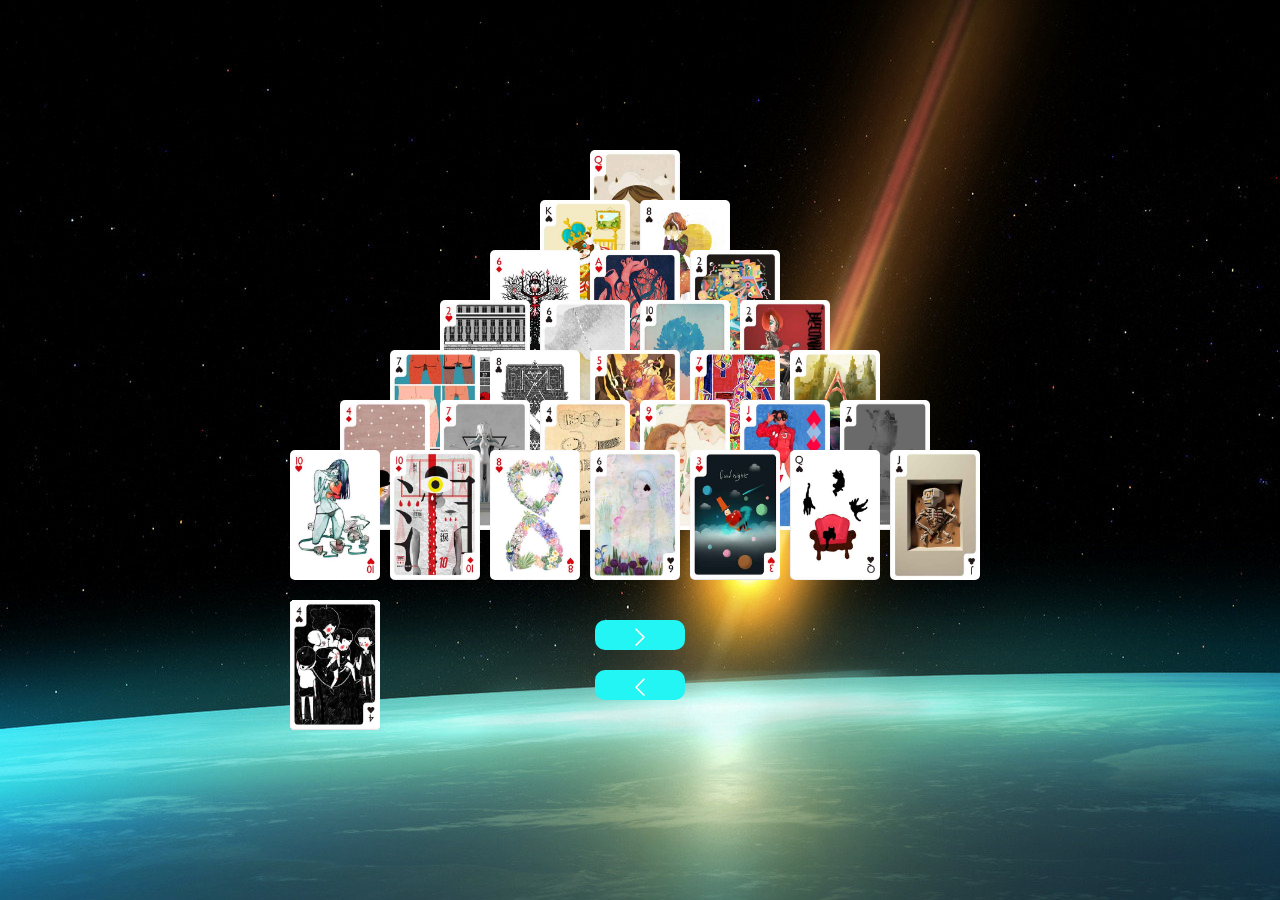
<file: index2.html>
<!DOCTYPE html>
<html lang="en">
<head>
    <meta charset="UTF-8">
    <title>Title</title>
    <script src="jquery-3.2.1.js"></script>
    <link rel="stylesheet" href="iconfont/iconfont.css">
    <style>
        *{
            padding: 0;
            margin: 0;
            list-style: none;
        }
        html,body{
            width: 100%;
            height: 100%;
        }
        body{
            overflow: hidden;
            background:url("img/3.jpg");
            
        }
        .box{
            width: 700px;
            height: 600px;
            position: absolute;
            top:0;
            left: 0;
            right: 0;
            bottom: 0;
            margin: auto;
        }
        .poke{
            width: 90px;
            height: 130px;
            margin-right: 10px;
            position: absolute;
            top: 0;
            left: 250px;
            background-size: 100% 100%;
            border-radius: 5px;
        }
        .active{
            box-shadow: 0 0 0 2px #23f4f4;
        }
        .btnr{
            width: 90px;
            height: 30px;
            background:#23f4f4;
            position: absolute;
            left: 0;
            right: 0;
            margin:0 auto;
            top: 470px;
            border: none;
            border-radius: 10px;
            outline: none;
            font-size: 26px;
            color: #ffffff;
            text-align: center;
            line-height: 30px;
            box-sizing: border-box;
            padding-top: 1.5px;
        }
        .btnl{
            width: 90px;
            height: 30px;
            background:#23f4f4;
            position: absolute;
            left: 0;
            right: 0;
            margin:0 auto;
            top: 520px;
            border: none;
            border-radius: 10px;
            outline: none;
            font-size: 26px;
            color: #ffffff;
            text-align: center;
            line-height: 30px;
            box-sizing: border-box;
            padding-top: 1.5px;
        }
    </style>
</head>
<body>
<div class="box">
    <button class="btnr iconfont icon-icon1"></button>
    <button class="btnl iconfont icon-icon"></button>
</div>
<script src="index2.js"></script>
</body>
</html>
</file>
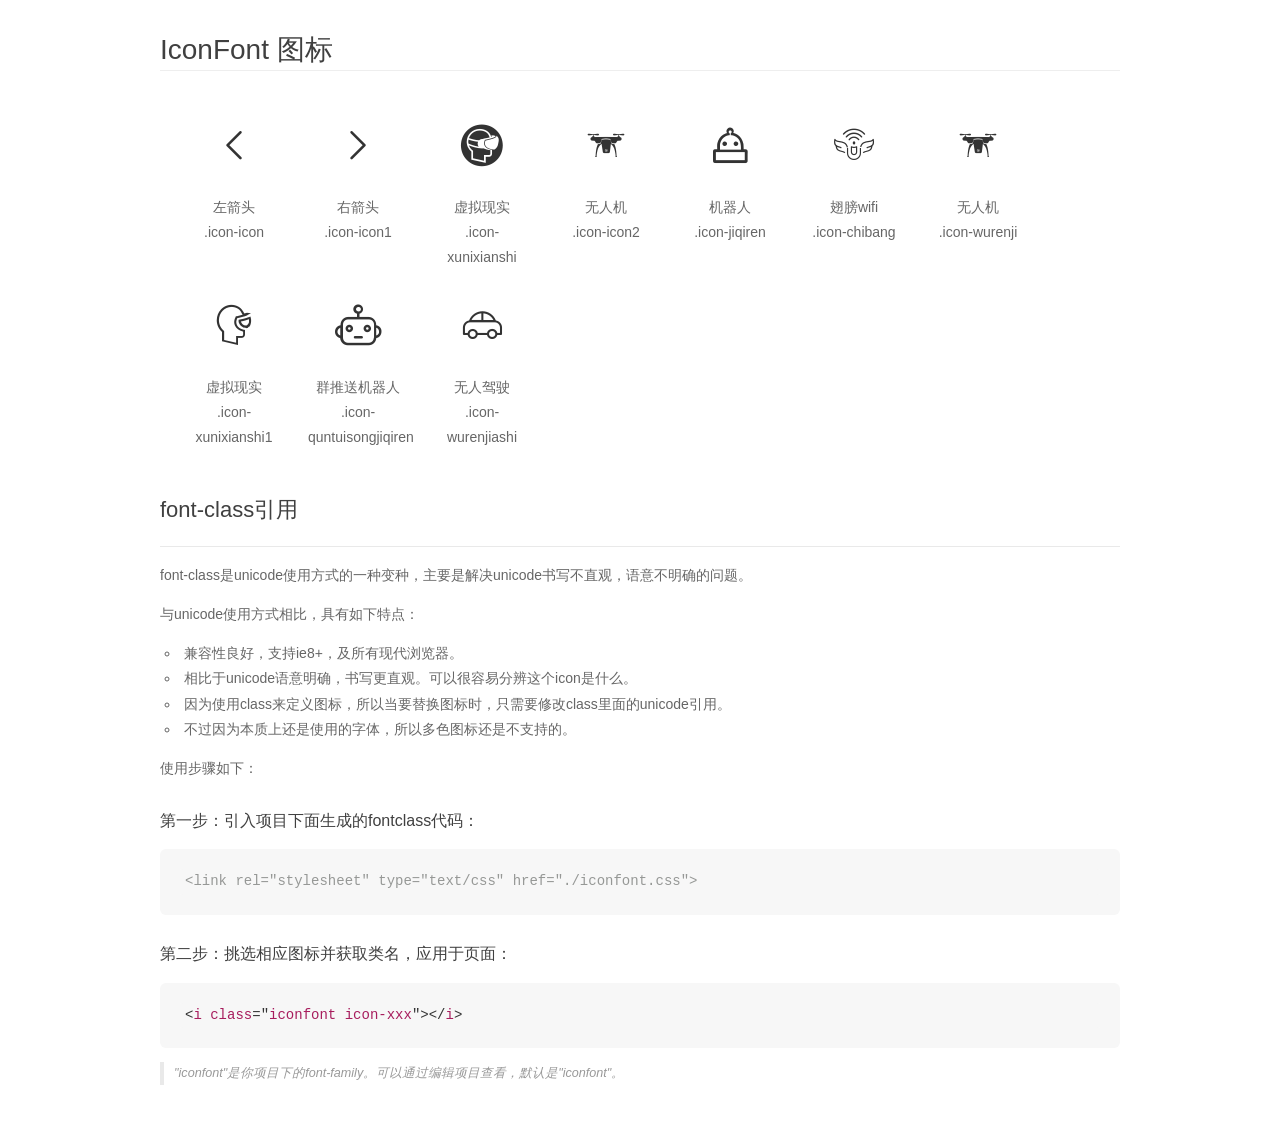
<file: iconfont/demo_fontclass.html>
<!DOCTYPE html>
<html>
<head>
    <meta charset="utf-8"/>
    <title>IconFont</title>
    <link rel="stylesheet" href="demo.css">
    <link rel="stylesheet" href="iconfont.css">
</head>
<body>
    <div class="main markdown">
        <h1>IconFont 图标</h1>
        <ul class="icon_lists clear">
            
                <li>
                <i class="icon iconfont icon-icon"></i>
                    <div class="name">左箭头</div>
                    <div class="fontclass">.icon-icon</div>
                </li>
            
                <li>
                <i class="icon iconfont icon-icon1"></i>
                    <div class="name">右箭头</div>
                    <div class="fontclass">.icon-icon1</div>
                </li>
            
                <li>
                <i class="icon iconfont icon-xunixianshi"></i>
                    <div class="name">虚拟现实</div>
                    <div class="fontclass">.icon-xunixianshi</div>
                </li>
            
                <li>
                <i class="icon iconfont icon-icon2"></i>
                    <div class="name">无人机</div>
                    <div class="fontclass">.icon-icon2</div>
                </li>
            
                <li>
                <i class="icon iconfont icon-jiqiren"></i>
                    <div class="name">机器人</div>
                    <div class="fontclass">.icon-jiqiren</div>
                </li>
            
                <li>
                <i class="icon iconfont icon-chibang"></i>
                    <div class="name">翅膀wifi</div>
                    <div class="fontclass">.icon-chibang</div>
                </li>
            
                <li>
                <i class="icon iconfont icon-wurenji"></i>
                    <div class="name">无人机</div>
                    <div class="fontclass">.icon-wurenji</div>
                </li>
            
                <li>
                <i class="icon iconfont icon-xunixianshi1"></i>
                    <div class="name">虚拟现实</div>
                    <div class="fontclass">.icon-xunixianshi1</div>
                </li>
            
                <li>
                <i class="icon iconfont icon-quntuisongjiqiren"></i>
                    <div class="name">群推送机器人</div>
                    <div class="fontclass">.icon-quntuisongjiqiren</div>
                </li>
            
                <li>
                <i class="icon iconfont icon-wurenjiashi"></i>
                    <div class="name">无人驾驶</div>
                    <div class="fontclass">.icon-wurenjiashi</div>
                </li>
            
        </ul>

        <h2 id="font-class-">font-class引用</h2>
        <hr>

        <p>font-class是unicode使用方式的一种变种，主要是解决unicode书写不直观，语意不明确的问题。</p>
        <p>与unicode使用方式相比，具有如下特点：</p>
        <ul>
        <li>兼容性良好，支持ie8+，及所有现代浏览器。</li>
        <li>相比于unicode语意明确，书写更直观。可以很容易分辨这个icon是什么。</li>
        <li>因为使用class来定义图标，所以当要替换图标时，只需要修改class里面的unicode引用。</li>
        <li>不过因为本质上还是使用的字体，所以多色图标还是不支持的。</li>
        </ul>
        <p>使用步骤如下：</p>
        <h3 id="-fontclass-">第一步：引入项目下面生成的fontclass代码：</h3>


        <pre><code class="lang-js hljs javascript"><span class="hljs-comment">&lt;link rel="stylesheet" type="text/css" href="./iconfont.css"&gt;</span></code></pre>
        <h3 id="-">第二步：挑选相应图标并获取类名，应用于页面：</h3>
        <pre><code class="lang-css hljs">&lt;<span class="hljs-selector-tag">i</span> <span class="hljs-selector-tag">class</span>="<span class="hljs-selector-tag">iconfont</span> <span class="hljs-selector-tag">icon-xxx</span>"&gt;&lt;/<span class="hljs-selector-tag">i</span>&gt;</code></pre>
        <blockquote>
        <p>"iconfont"是你项目下的font-family。可以通过编辑项目查看，默认是"iconfont"。</p>
        </blockquote>
    </div>
</body>
</html>
</file>
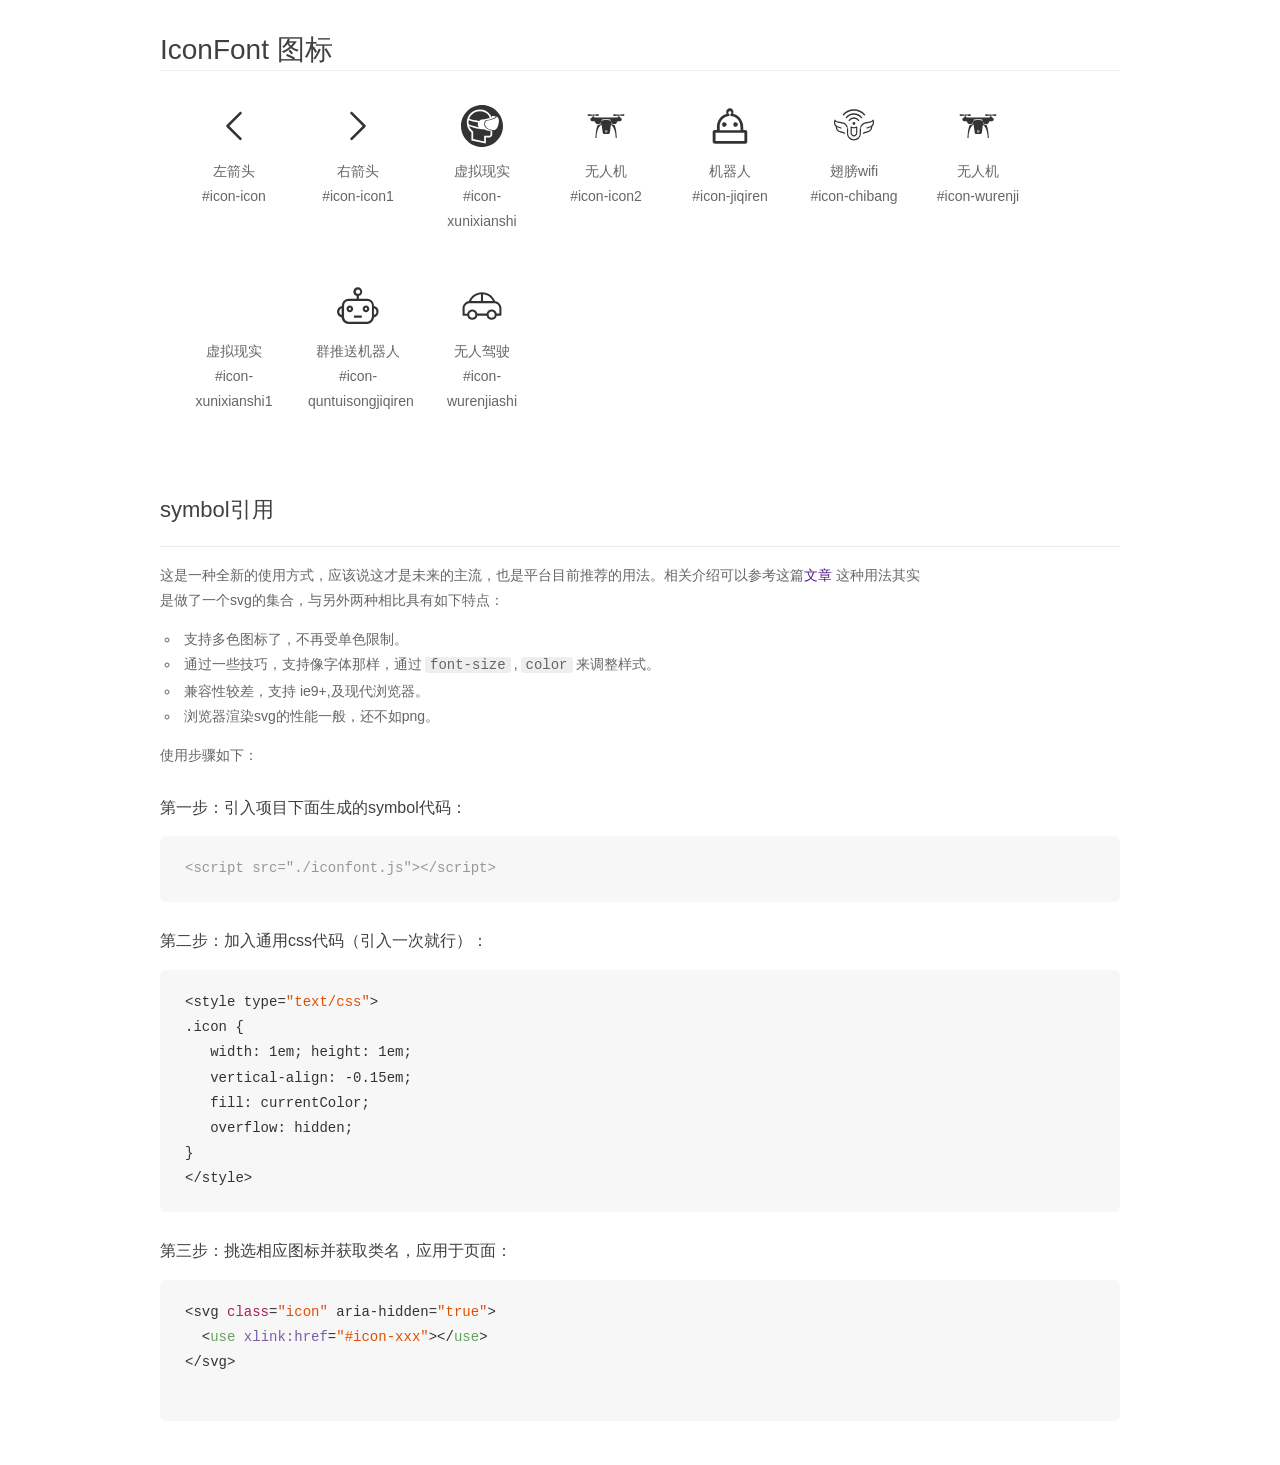
<file: iconfont/demo_symbol.html>
<!DOCTYPE html>
<html>
<head>
    <meta charset="utf-8"/>
    <title>IconFont</title>
    <link rel="stylesheet" href="demo.css">
    <script src="iconfont.js"></script>

    <style type="text/css">
        .icon {
          /* 通过设置 font-size 来改变图标大小 */
          width: 1em; height: 1em;
          /* 图标和文字相邻时，垂直对齐 */
          vertical-align: -0.15em;
          /* 通过设置 color 来改变 SVG 的颜色/fill */
          fill: currentColor;
          /* path 和 stroke 溢出 viewBox 部分在 IE 下会显示
             normalize.css 中也包含这行 */
          overflow: hidden;
        }

    </style>
</head>
<body>
    <div class="main markdown">
        <h1>IconFont 图标</h1>
        <ul class="icon_lists clear">
            
                <li>
                    <svg class="icon" aria-hidden="true">
                        <use xlink:href="#icon-icon"></use>
                    </svg>
                    <div class="name">左箭头</div>
                    <div class="fontclass">#icon-icon</div>
                </li>
            
                <li>
                    <svg class="icon" aria-hidden="true">
                        <use xlink:href="#icon-icon1"></use>
                    </svg>
                    <div class="name">右箭头</div>
                    <div class="fontclass">#icon-icon1</div>
                </li>
            
                <li>
                    <svg class="icon" aria-hidden="true">
                        <use xlink:href="#icon-xunixianshi"></use>
                    </svg>
                    <div class="name">虚拟现实</div>
                    <div class="fontclass">#icon-xunixianshi</div>
                </li>
            
                <li>
                    <svg class="icon" aria-hidden="true">
                        <use xlink:href="#icon-icon2"></use>
                    </svg>
                    <div class="name">无人机</div>
                    <div class="fontclass">#icon-icon2</div>
                </li>
            
                <li>
                    <svg class="icon" aria-hidden="true">
                        <use xlink:href="#icon-jiqiren"></use>
                    </svg>
                    <div class="name">机器人</div>
                    <div class="fontclass">#icon-jiqiren</div>
                </li>
            
                <li>
                    <svg class="icon" aria-hidden="true">
                        <use xlink:href="#icon-chibang"></use>
                    </svg>
                    <div class="name">翅膀wifi</div>
                    <div class="fontclass">#icon-chibang</div>
                </li>
            
                <li>
                    <svg class="icon" aria-hidden="true">
                        <use xlink:href="#icon-wurenji"></use>
                    </svg>
                    <div class="name">无人机</div>
                    <div class="fontclass">#icon-wurenji</div>
                </li>
            
                <li>
                    <svg class="icon" aria-hidden="true">
                        <use xlink:href="#icon-xunixianshi1"></use>
                    </svg>
                    <div class="name">虚拟现实</div>
                    <div class="fontclass">#icon-xunixianshi1</div>
                </li>
            
                <li>
                    <svg class="icon" aria-hidden="true">
                        <use xlink:href="#icon-quntuisongjiqiren"></use>
                    </svg>
                    <div class="name">群推送机器人</div>
                    <div class="fontclass">#icon-quntuisongjiqiren</div>
                </li>
            
                <li>
                    <svg class="icon" aria-hidden="true">
                        <use xlink:href="#icon-wurenjiashi"></use>
                    </svg>
                    <div class="name">无人驾驶</div>
                    <div class="fontclass">#icon-wurenjiashi</div>
                </li>
            
        </ul>


        <h2 id="symbol-">symbol引用</h2>
        <hr>

        <p>这是一种全新的使用方式，应该说这才是未来的主流，也是平台目前推荐的用法。相关介绍可以参考这篇<a href="">文章</a>
        这种用法其实是做了一个svg的集合，与另外两种相比具有如下特点：</p>
        <ul>
          <li>支持多色图标了，不再受单色限制。</li>
          <li>通过一些技巧，支持像字体那样，通过<code>font-size</code>,<code>color</code>来调整样式。</li>
          <li>兼容性较差，支持 ie9+,及现代浏览器。</li>
          <li>浏览器渲染svg的性能一般，还不如png。</li>
        </ul>
        <p>使用步骤如下：</p>
        <h3 id="-symbol-">第一步：引入项目下面生成的symbol代码：</h3>
        <pre><code class="lang-js hljs javascript"><span class="hljs-comment">&lt;script src="./iconfont.js"&gt;&lt;/script&gt;</span></code></pre>
        <h3 id="-css-">第二步：加入通用css代码（引入一次就行）：</h3>
        <pre><code class="lang-js hljs javascript">&lt;style type=<span class="hljs-string">"text/css"</span>&gt;
.icon {
   width: <span class="hljs-number">1</span>em; height: <span class="hljs-number">1</span>em;
   vertical-align: <span class="hljs-number">-0.15</span>em;
   fill: currentColor;
   overflow: hidden;
}
&lt;<span class="hljs-regexp">/style&gt;</span></code></pre>
        <h3 id="-">第三步：挑选相应图标并获取类名，应用于页面：</h3>
        <pre><code class="lang-js hljs javascript">&lt;svg <span class="hljs-class"><span class="hljs-keyword">class</span></span>=<span class="hljs-string">"icon"</span> aria-hidden=<span class="hljs-string">"true"</span>&gt;<span class="xml"><span class="hljs-tag">
  &lt;<span class="hljs-name">use</span> <span class="hljs-attr">xlink:href</span>=<span class="hljs-string">"#icon-xxx"</span>&gt;</span><span class="hljs-tag">&lt;/<span class="hljs-name">use</span>&gt;</span>
</span>&lt;<span class="hljs-regexp">/svg&gt;
        </span></code></pre>
    </div>
</body>
</html>
</file>
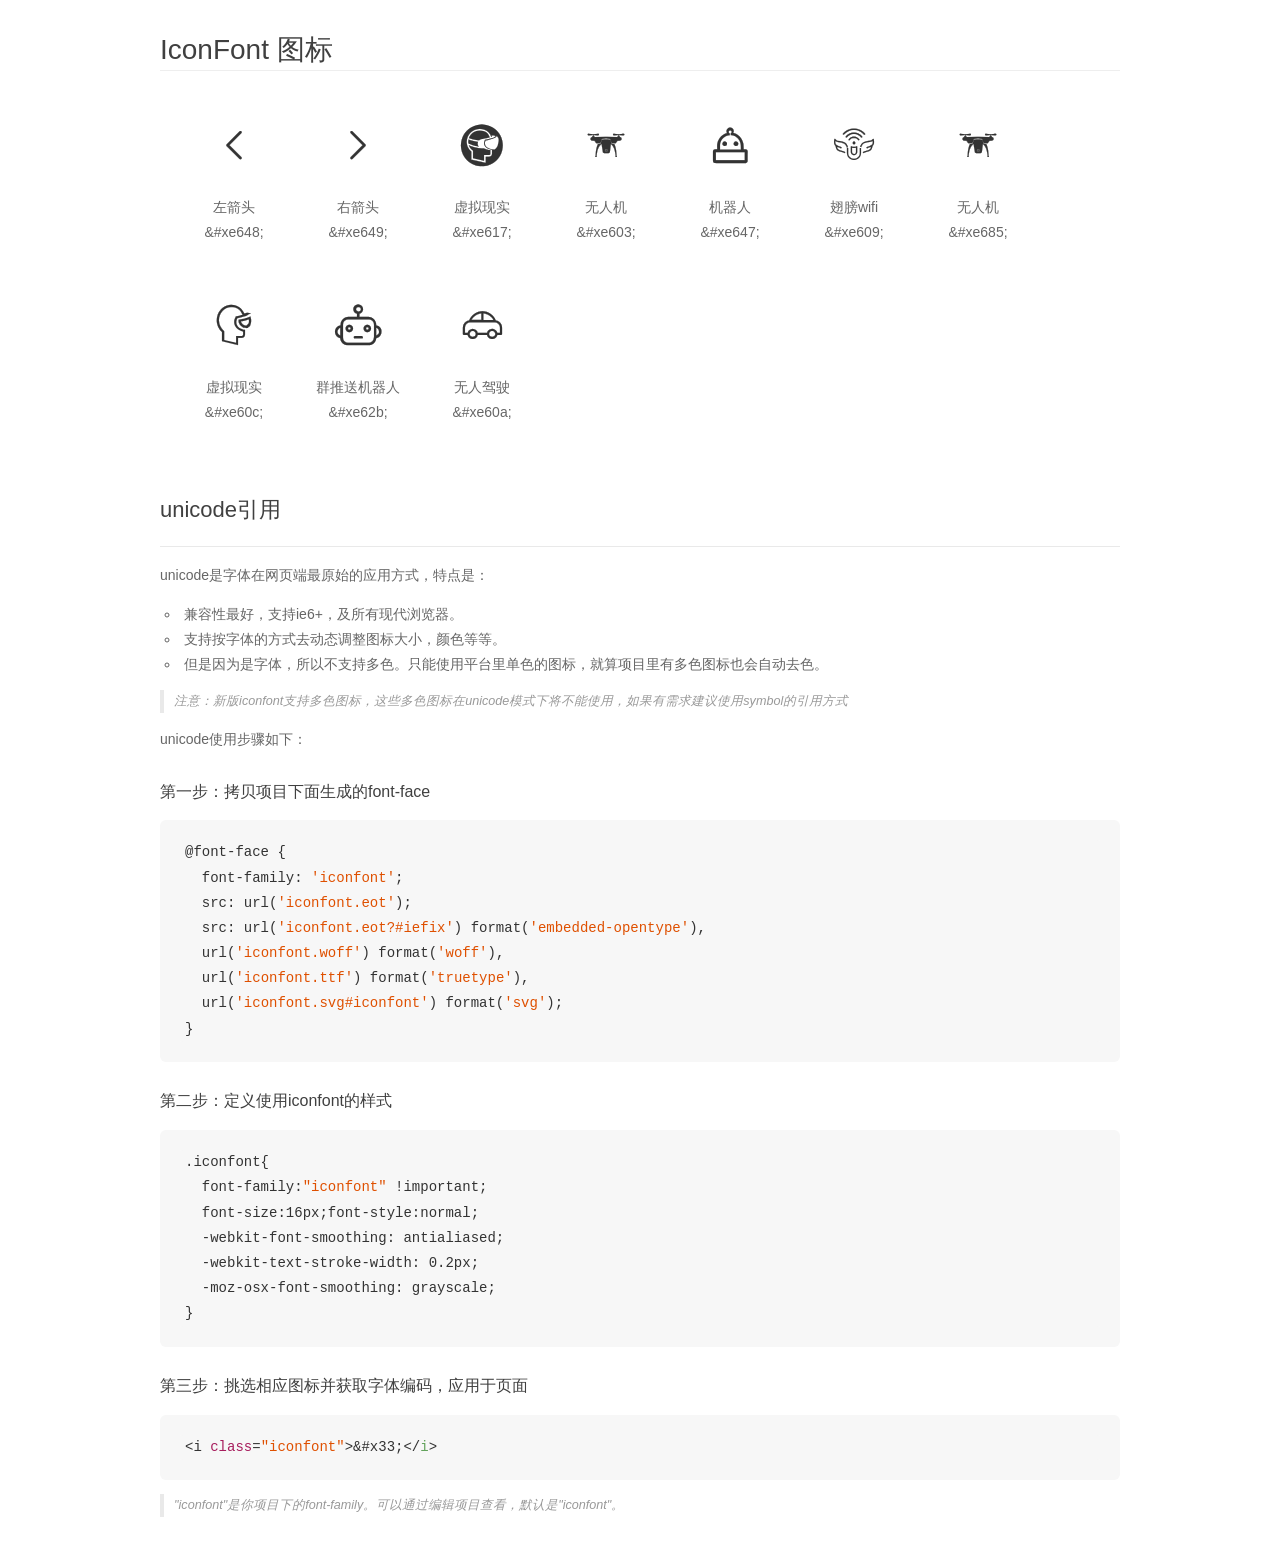
<file: iconfont/demo_unicode.html>
<!DOCTYPE html>
<html>
<head>
    <meta charset="utf-8"/>
    <title>IconFont</title>
    <link rel="stylesheet" href="demo.css">

    <style type="text/css">

        @font-face {font-family: "iconfont";
          src: url('iconfont.eot'); /* IE9*/
          src: url('iconfont.eot#iefix') format('embedded-opentype'), /* IE6-IE8 */
          url('iconfont.woff') format('woff'), /* chrome, firefox */
          url('iconfont.ttf') format('truetype'), /* chrome, firefox, opera, Safari, Android, iOS 4.2+*/
          url('iconfont.svg#iconfont') format('svg'); /* iOS 4.1- */
        }

        .iconfont {
          font-family:"iconfont" !important;
          font-size:16px;
          font-style:normal;
          -webkit-font-smoothing: antialiased;
          -webkit-text-stroke-width: 0.2px;
          -moz-osx-font-smoothing: grayscale;
        }

    </style>
</head>
<body>
    <div class="main markdown">
        <h1>IconFont 图标</h1>
        <ul class="icon_lists clear">
            
                <li>
                <i class="icon iconfont">&#xe648;</i>
                    <div class="name">左箭头</div>
                    <div class="code">&amp;#xe648;</div>
                </li>
            
                <li>
                <i class="icon iconfont">&#xe649;</i>
                    <div class="name">右箭头</div>
                    <div class="code">&amp;#xe649;</div>
                </li>
            
                <li>
                <i class="icon iconfont">&#xe617;</i>
                    <div class="name">虚拟现实</div>
                    <div class="code">&amp;#xe617;</div>
                </li>
            
                <li>
                <i class="icon iconfont">&#xe603;</i>
                    <div class="name">无人机</div>
                    <div class="code">&amp;#xe603;</div>
                </li>
            
                <li>
                <i class="icon iconfont">&#xe647;</i>
                    <div class="name">机器人</div>
                    <div class="code">&amp;#xe647;</div>
                </li>
            
                <li>
                <i class="icon iconfont">&#xe609;</i>
                    <div class="name">翅膀wifi</div>
                    <div class="code">&amp;#xe609;</div>
                </li>
            
                <li>
                <i class="icon iconfont">&#xe685;</i>
                    <div class="name">无人机</div>
                    <div class="code">&amp;#xe685;</div>
                </li>
            
                <li>
                <i class="icon iconfont">&#xe60c;</i>
                    <div class="name">虚拟现实</div>
                    <div class="code">&amp;#xe60c;</div>
                </li>
            
                <li>
                <i class="icon iconfont">&#xe62b;</i>
                    <div class="name">群推送机器人</div>
                    <div class="code">&amp;#xe62b;</div>
                </li>
            
                <li>
                <i class="icon iconfont">&#xe60a;</i>
                    <div class="name">无人驾驶</div>
                    <div class="code">&amp;#xe60a;</div>
                </li>
            
        </ul>
        <h2 id="unicode-">unicode引用</h2>
        <hr>

        <p>unicode是字体在网页端最原始的应用方式，特点是：</p>
        <ul>
        <li>兼容性最好，支持ie6+，及所有现代浏览器。</li>
        <li>支持按字体的方式去动态调整图标大小，颜色等等。</li>
        <li>但是因为是字体，所以不支持多色。只能使用平台里单色的图标，就算项目里有多色图标也会自动去色。</li>
        </ul>
        <blockquote>
        <p>注意：新版iconfont支持多色图标，这些多色图标在unicode模式下将不能使用，如果有需求建议使用symbol的引用方式</p>
        </blockquote>
        <p>unicode使用步骤如下：</p>
        <h3 id="-font-face">第一步：拷贝项目下面生成的font-face</h3>
        <pre><code class="lang-js hljs javascript">@font-face {
  font-family: <span class="hljs-string">'iconfont'</span>;
  src: url(<span class="hljs-string">'iconfont.eot'</span>);
  src: url(<span class="hljs-string">'iconfont.eot?#iefix'</span>) format(<span class="hljs-string">'embedded-opentype'</span>),
  url(<span class="hljs-string">'iconfont.woff'</span>) format(<span class="hljs-string">'woff'</span>),
  url(<span class="hljs-string">'iconfont.ttf'</span>) format(<span class="hljs-string">'truetype'</span>),
  url(<span class="hljs-string">'iconfont.svg#iconfont'</span>) format(<span class="hljs-string">'svg'</span>);
}
</code></pre>
        <h3 id="-iconfont-">第二步：定义使用iconfont的样式</h3>
        <pre><code class="lang-js hljs javascript">.iconfont{
  font-family:<span class="hljs-string">"iconfont"</span> !important;
  font-size:<span class="hljs-number">16</span>px;font-style:normal;
  -webkit-font-smoothing: antialiased;
  -webkit-text-stroke-width: <span class="hljs-number">0.2</span>px;
  -moz-osx-font-smoothing: grayscale;
}
</code></pre>
        <h3 id="-">第三步：挑选相应图标并获取字体编码，应用于页面</h3>
        <pre><code class="lang-js hljs javascript">&lt;i <span class="hljs-class"><span class="hljs-keyword">class</span></span>=<span class="hljs-string">"iconfont"</span>&gt;&amp;#x33;<span class="xml"><span class="hljs-tag">&lt;/<span class="hljs-name">i</span>&gt;</span></span></code></pre>

        <blockquote>
        <p>"iconfont"是你项目下的font-family。可以通过编辑项目查看，默认是"iconfont"。</p>
        </blockquote>
    </div>


</body>
</html>
</file>
<file: iconfont/iconfont.css>
@font-face {font-family: "iconfont";
  src: url('iconfont.eot?t=1508074942826'); /* IE9*/
  src: url('iconfont.eot?t=1508074942826#iefix') format('embedded-opentype'), /* IE6-IE8 */
  url('[data-uri]') format('woff'),
  url('iconfont.ttf?t=1508074942826') format('truetype'), /* chrome, firefox, opera, Safari, Android, iOS 4.2+*/
  url('iconfont.svg?t=1508074942826#iconfont') format('svg'); /* iOS 4.1- */
}

.iconfont {
  font-family:"iconfont" !important;
  font-size:16px;
  font-style:normal;
  -webkit-font-smoothing: antialiased;
  -moz-osx-font-smoothing: grayscale;
}

.icon-icon:before { content: "\e648"; }

.icon-icon1:before { content: "\e649"; }

.icon-xunixianshi:before { content: "\e617"; }

.icon-icon2:before { content: "\e603"; }

.icon-jiqiren:before { content: "\e647"; }

.icon-chibang:before { content: "\e609"; }

.icon-wurenji:before { content: "\e685"; }

.icon-xunixianshi1:before { content: "\e60c"; }

.icon-quntuisongjiqiren:before { content: "\e62b"; }

.icon-wurenjiashi:before { content: "\e60a"; }
</file>
<file: iconfont/demo.css>
*{margin: 0;padding: 0;list-style: none;}
/*
KISSY CSS Reset
理念：1. reset 的目的不是清除浏览器的默认样式，这仅是部分工作。清除和重置是紧密不可分的。
2. reset 的目的不是让默认样式在所有浏览器下一致，而是减少默认样式有可能带来的问题。
3. reset 期望提供一套普适通用的基础样式。但没有银弹，推荐根据具体需求，裁剪和修改后再使用。
特色：1. 适应中文；2. 基于最新主流浏览器。
维护：玉伯<lifesinger@gmail.com>, 正淳<ragecarrier@gmail.com>
 */

/** 清除内外边距 **/
body, h1, h2, h3, h4, h5, h6, hr, p, blockquote, /* structural elements 结构元素 */
dl, dt, dd, ul, ol, li, /* list elements 列表元素 */
pre, /* text formatting elements 文本格式元素 */
form, fieldset, legend, button, input, textarea, /* form elements 表单元素 */
th, td /* table elements 表格元素 */ {
  margin: 0;
  padding: 0;
}

/** 设置默认字体 **/
body,
button, input, select, textarea /* for ie */ {
  font: 12px/1.5 tahoma, arial, \5b8b\4f53, sans-serif;
}
h1, h2, h3, h4, h5, h6 { font-size: 100%; }
address, cite, dfn, em, var { font-style: normal; } /* 将斜体扶正 */
code, kbd, pre, samp { font-family: courier new, courier, monospace; } /* 统一等宽字体 */
small { font-size: 12px; } /* 小于 12px 的中文很难阅读，让 small 正常化 */

/** 重置列表元素 **/
ul, ol { list-style: none; }

/** 重置文本格式元素 **/
a { text-decoration: none; }
a:hover { text-decoration: underline; }


/** 重置表单元素 **/
legend { color: #000; } /* for ie6 */
fieldset, img { border: 0; } /* img 搭车：让链接里的 img 无边框 */
button, input, select, textarea { font-size: 100%; } /* 使得表单元素在 ie 下能继承字体大小 */
/* 注：optgroup 无法扶正 */

/** 重置表格元素 **/
table { border-collapse: collapse; border-spacing: 0; }

/* 清除浮动 */
.ks-clear:after, .clear:after {
  content: '\20';
  display: block;
  height: 0;
  clear: both;
}
.ks-clear, .clear {
  *zoom: 1;
}

.main {
  padding: 30px 100px;
width: 960px;
margin: 0 auto;
}
.main h1{font-size:36px; color:#333; text-align:left;margin-bottom:30px; border-bottom: 1px solid #eee;}

.helps{margin-top:40px;}
.helps pre{
  padding:20px;
  margin:10px 0;
  border:solid 1px #e7e1cd;
  background-color: #fffdef;
  overflow: auto;
}

.icon_lists{
  width: 100% !important;

}

.icon_lists li{
  float:left;
  width: 100px;
  height:180px;
  text-align: center;
  list-style: none !important;
}
.icon_lists .icon{
  font-size: 42px;
  line-height: 100px;
  margin: 10px 0;
  color:#333;
  -webkit-transition: font-size 0.25s ease-out 0s;
  -moz-transition: font-size 0.25s ease-out 0s;
  transition: font-size 0.25s ease-out 0s;

}
.icon_lists .icon:hover{
  font-size: 100px;
}



.markdown {
  color: #666;
  font-size: 14px;
  line-height: 1.8;
}

.highlight {
  line-height: 1.5;
}

.markdown img {
  vertical-align: middle;
  max-width: 100%;
}

.markdown h1 {
  color: #404040;
  font-weight: 500;
  line-height: 40px;
  margin-bottom: 24px;
}

.markdown h2,
.markdown h3,
.markdown h4,
.markdown h5,
.markdown h6 {
  color: #404040;
  margin: 1.6em 0 0.6em 0;
  font-weight: 500;
  clear: both;
}

.markdown h1 {
  font-size: 28px;
}

.markdown h2 {
  font-size: 22px;
}

.markdown h3 {
  font-size: 16px;
}

.markdown h4 {
  font-size: 14px;
}

.markdown h5 {
  font-size: 12px;
}

.markdown h6 {
  font-size: 12px;
}

.markdown hr {
  height: 1px;
  border: 0;
  background: #e9e9e9;
  margin: 16px 0;
  clear: both;
}

.markdown p,
.markdown pre {
  margin: 1em 0;
}

.markdown > p,
.markdown > blockquote,
.markdown > .highlight,
.markdown > ol,
.markdown > ul {
  width: 80%;
}

.markdown ul > li {
  list-style: circle;
}

.markdown > ul li,
.markdown blockquote ul > li {
  margin-left: 20px;
  padding-left: 4px;
}

.markdown > ul li p,
.markdown > ol li p {
  margin: 0.6em 0;
}

.markdown ol > li {
  list-style: decimal;
}

.markdown > ol li,
.markdown blockquote ol > li {
  margin-left: 20px;
  padding-left: 4px;
}

.markdown code {
  margin: 0 3px;
  padding: 0 5px;
  background: #eee;
  border-radius: 3px;
}

.markdown pre {
  border-radius: 6px;
  background: #f7f7f7;
  padding: 20px;
}

.markdown pre code {
  border: none;
  background: #f7f7f7;
  margin: 0;
}

.markdown strong,
.markdown b {
  font-weight: 600;
}

.markdown > table {
  border-collapse: collapse;
  border-spacing: 0px;
  empty-cells: show;
  border: 1px solid #e9e9e9;
  width: 95%;
  margin-bottom: 24px;
}

.markdown > table th {
  white-space: nowrap;
  color: #333;
  font-weight: 600;

}

.markdown > table th,
.markdown > table td {
  border: 1px solid #e9e9e9;
  padding: 8px 16px;
  text-align: left;
}

.markdown > table th {
  background: #F7F7F7;
}

.markdown blockquote {
  font-size: 90%;
  color: #999;
  border-left: 4px solid #e9e9e9;
  padding-left: 0.8em;
  margin: 1em 0;
  font-style: italic;
}

.markdown blockquote p {
  margin: 0;
}

.markdown .anchor {
  opacity: 0;
  transition: opacity 0.3s ease;
  margin-left: 8px;
}

.markdown .waiting {
  color: #ccc;
}

.markdown h1:hover .anchor,
.markdown h2:hover .anchor,
.markdown h3:hover .anchor,
.markdown h4:hover .anchor,
.markdown h5:hover .anchor,
.markdown h6:hover .anchor {
  opacity: 1;
  display: inline-block;
}

.markdown > br,
.markdown > p > br {
  clear: both;
}


.hljs {
  display: block;
  background: white;
  padding: 0.5em;
  color: #333333;
  overflow-x: auto;
}

.hljs-comment,
.hljs-meta {
  color: #969896;
}

.hljs-string,
.hljs-variable,
.hljs-template-variable,
.hljs-strong,
.hljs-emphasis,
.hljs-quote {
  color: #df5000;
}

.hljs-keyword,
.hljs-selector-tag,
.hljs-type {
  color: #a71d5d;
}

.hljs-literal,
.hljs-symbol,
.hljs-bullet,
.hljs-attribute {
  color: #0086b3;
}

.hljs-section,
.hljs-name {
  color: #63a35c;
}

.hljs-tag {
  color: #333333;
}

.hljs-title,
.hljs-attr,
.hljs-selector-id,
.hljs-selector-class,
.hljs-selector-attr,
.hljs-selector-pseudo {
  color: #795da3;
}

.hljs-addition {
  color: #55a532;
  background-color: #eaffea;
}

.hljs-deletion {
  color: #bd2c00;
  background-color: #ffecec;
}

.hljs-link {
  text-decoration: underline;
}

pre{
  background: #fff;
}
</file>
